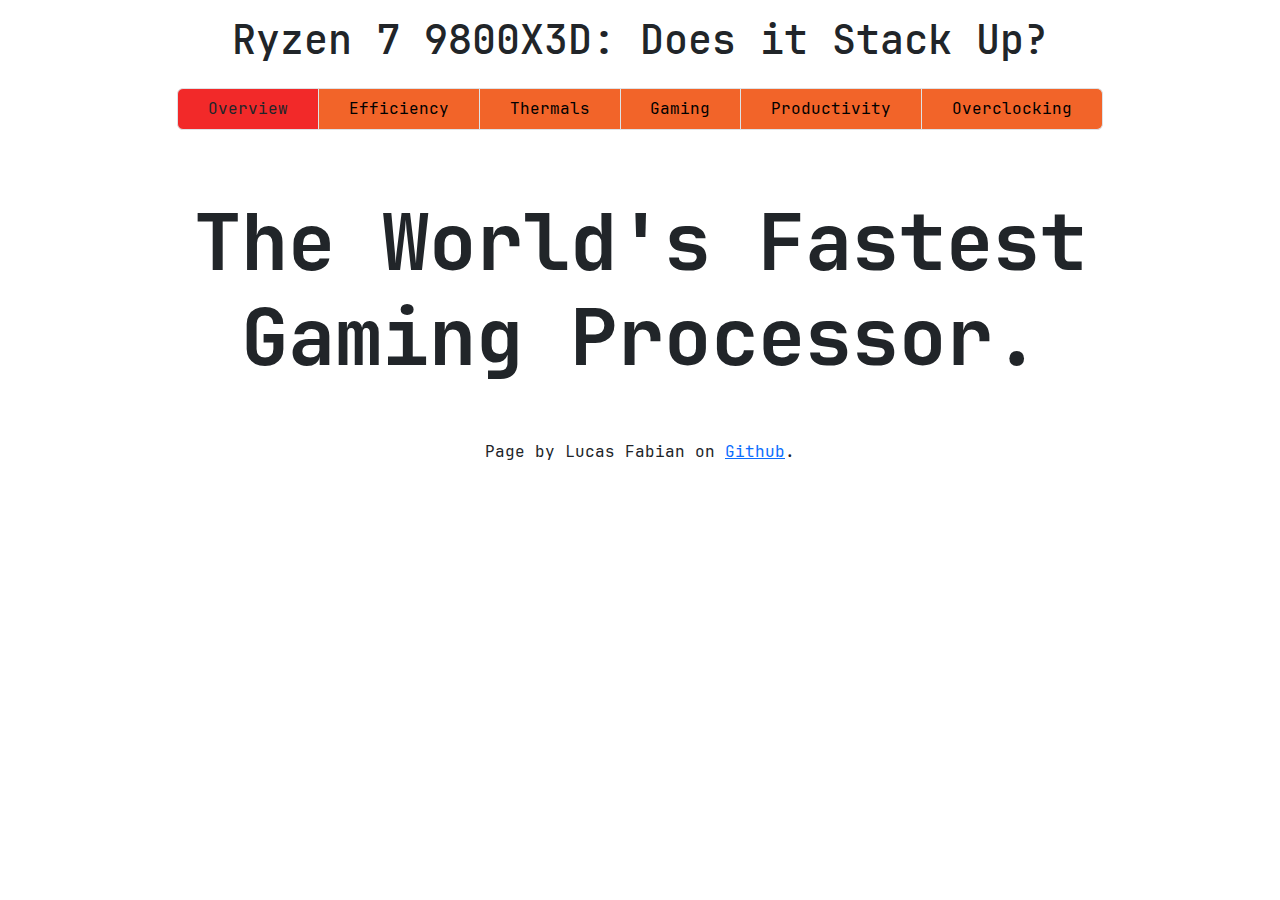
<file: index.html>
<!DOCTYPE html>
<html>

<head>
    <meta charset="utf-8">
    <title>Ryzen 9800X3D: Does it Stack Up?</title>
    <meta name="viewport" content="width=device-width, initial-scale=1">
    <link href="https://cdn.jsdelivr.net/npm/bootstrap@5.3.3/dist/css/bootstrap.min.css" rel="stylesheet" integrity="sha384-QWTKZyjpPEjISv5WaRU9OFeRpok6YctnYmDr5pNlyT2bRjXh0JMhjY6hW+ALEwIH" crossorigin="anonymous">
    <link href="styles/main.css" rel="stylesheet">
</head>

<body class="font-monospace">
    <!--Container-->
    <div class="container">
        <!--Header-->
        <div class="row pb-3">
            <div class="mx-auto col-md-10">
                <header class="py-3">
                    <h1 class="text-center">Ryzen 7 9800X3D: Does it Stack Up?</h1>
                </header>

                <ul id="linkBar" class="list-group list-group-horizontal d-flex justify-content-center flex-wrap">
                    <li class="flex-fill text-center list-group-item bg-orange-select">Overview</li>
                    <li class="flex-fill text-center list-group-item bg-orange bg-opacity-75"><a href="pages/efficiency.html" class="link-body-emphasis link-underline link-underline-opacity-0">Efficiency</a></li>
                    <li class="flex-fill text-center list-group-item bg-orange bg-opacity-75"><a href="pages/thermals.html" class="link-body-emphasis link-underline link-underline-opacity-0">Thermals</a></li>
                    <li class="flex-fill text-center list-group-item bg-orange bg-opacity-75"><a href="pages/gaming.html" class="link-body-emphasis link-underline link-underline-opacity-0">Gaming</a></li>
                    <li class="flex-fill text-center list-group-item bg-orange bg-opacity-75"><a href="pages/productivity.html" class="link-body-emphasis link-underline link-underline-opacity-0">Productivity</a></li>
                    <li class="flex-fill text-center list-group-item bg-orange bg-opacity-75"><a href="pages/overclocking.html" class="link-body-emphasis link-underline link-underline-opacity-0">Overclocking</a></li>
                </ul>
            </div>
        </div>
        <!--Body-->
        <div class="row">
            <div class="mx-auto col-md-10">
                <h2 class="text-center px-0 py-5">The World's Fastest Gaming Processor.</h2>
            </div>
        </div>
        <div class="row">
            <div class="mx-auto col-md-10">
                <footer class="text-center">Page by Lucas Fabian on <a href="https://github.com/LucasRFabian/jou3363-final-project">Github</a>.</footer>
            </div>
        </div>
    </div>
    
</body>
</html>
</file>
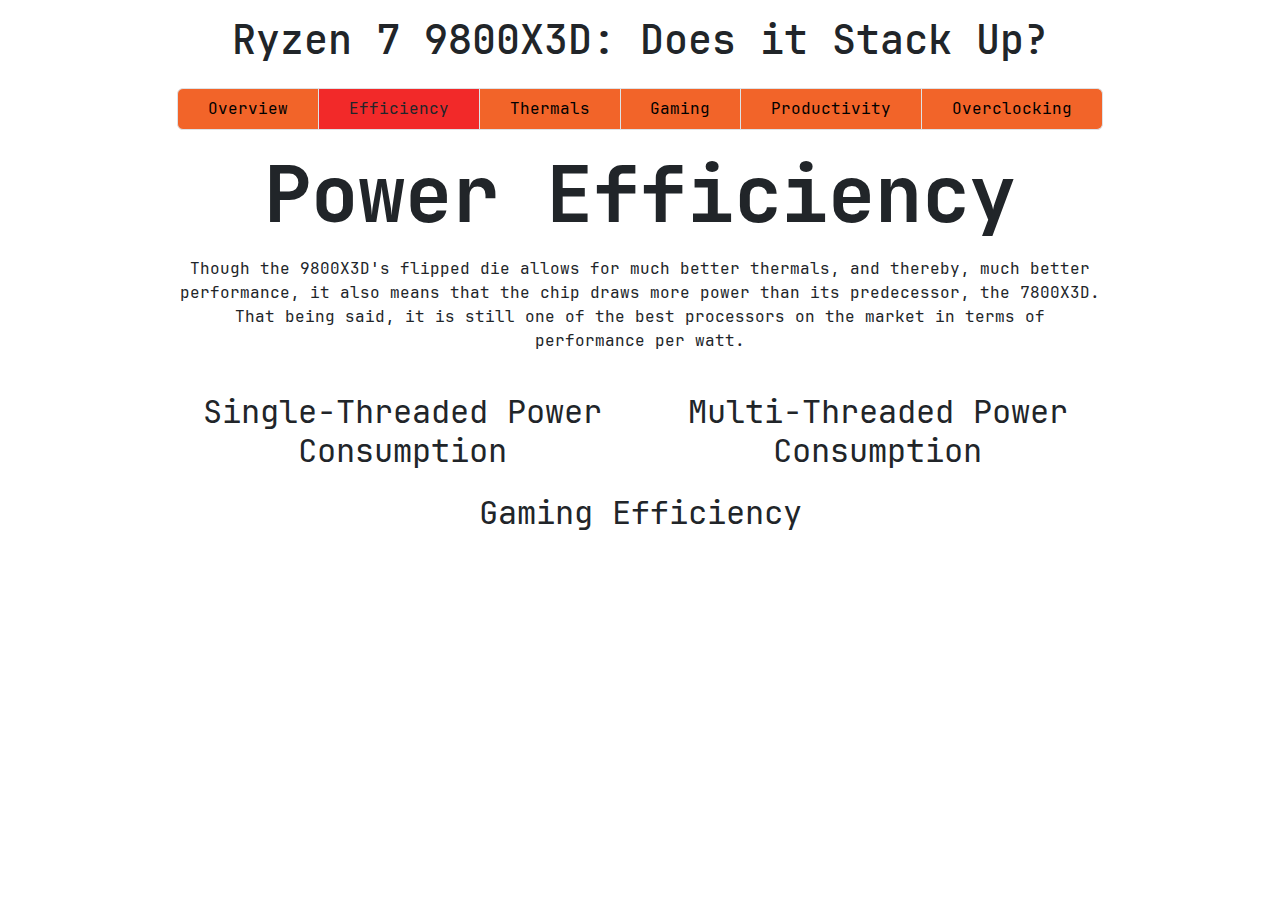
<file: pages/efficiency.html>
<!DOCTYPE html>
<html>

<head>
    <meta charset="utf-8">
    <title>Ryzen 9800X3D: Does it Stack Up?</title>
    <meta name="viewport" content="width=device-width, initial-scale=1">
    <link href="https://cdn.jsdelivr.net/npm/bootstrap@5.3.3/dist/css/bootstrap.min.css" rel="stylesheet" integrity="sha384-QWTKZyjpPEjISv5WaRU9OFeRpok6YctnYmDr5pNlyT2bRjXh0JMhjY6hW+ALEwIH" crossorigin="anonymous">
    <link href="../styles/main.css" rel="stylesheet">
</head>

<body class="font-monospace">
    <!--Container-->
    <div class="container">
        <!--Header-->
        <div class="row pb-3">
            <div class="mx-auto col-md-10">
                <header class="py-3">
                    <h1 class="text-center">Ryzen 7 9800X3D: Does it Stack Up?</h1>
                </header>

                <ul id="linkBar" class="list-group list-group-horizontal d-flex justify-content-center flex-wrap">
                    <li class="flex-fill text-center list-group-item bg-orange bg-opacity-75"><a href="../index.html" class="link-body-emphasis link-underline link-underline-opacity-0">Overview</a></li>
                    <li class="flex-fill text-center list-group-item bg-orange-select">Efficiency</li>
                    <li class="flex-fill text-center list-group-item bg-orange bg-opacity-75"><a href="thermals.html" class="link-body-emphasis link-underline link-underline-opacity-0">Thermals</a></li>
                    <li class="flex-fill text-center list-group-item bg-orange bg-opacity-75"><a href="gaming.html" class="link-body-emphasis link-underline link-underline-opacity-0">Gaming</a></li>
                    <li class="flex-fill text-center list-group-item bg-orange bg-opacity-75"><a href="productivity.html" class="link-body-emphasis link-underline link-underline-opacity-0">Productivity</a></li>
                    <li class="flex-fill text-center list-group-item bg-orange bg-opacity-75"><a href="overclocking.html" class="link-body-emphasis link-underline link-underline-opacity-0">Overclocking</a></li>
                </ul>
            </div>
        </div>
        <!--Body-->
        <div class="row">
            <div class="mx-auto col-md-10 text-center">
                <h2 class="pb-2">Power Efficiency</h2>
                <p>Though the 9800X3D's flipped die allows for much better thermals, and thereby, much better performance, it also means that the chip draws more power than its predecessor, the 7800X3D. That being said, it is still one of the best processors on the market in terms of performance per watt.</p>
            </div>
        </div>
        <div class="row pt-4">
            <div class="ms-auto d-flex flex-column align-items-center justify-content-center col-md-5">
                <h3 class="text-center fs-2">Single-Threaded Power Consumption</h3>
                <figure class="w-100 h-auto" id="singleThreadConsumption"></figure>
            </div>
            <div class="me-auto d-flex flex-column align-items-center justify-content-center col-md-5">
                <h3 class="text-center fs-2">Multi-Threaded Power Consumption</h3>
                <figure class="w-100 h-auto" id="multiThreadConsumption"></figure>
            </div>
        </div>
        <div class="row">
            <div class="mx-auto col-md-10">
                <h3 class="text-center fs-2">Gaming Efficiency</h3>
                <figure class="w-100 h-auto" id="gamingEfficiency"></figure>
            </div>
        </div>
    </div>

    <!--Scripts-->
    <script src="https://code.highcharts.com/highcharts.js"></script>
    <script src="../scripts/charts.js"></script>
</body>
</html>
</file>
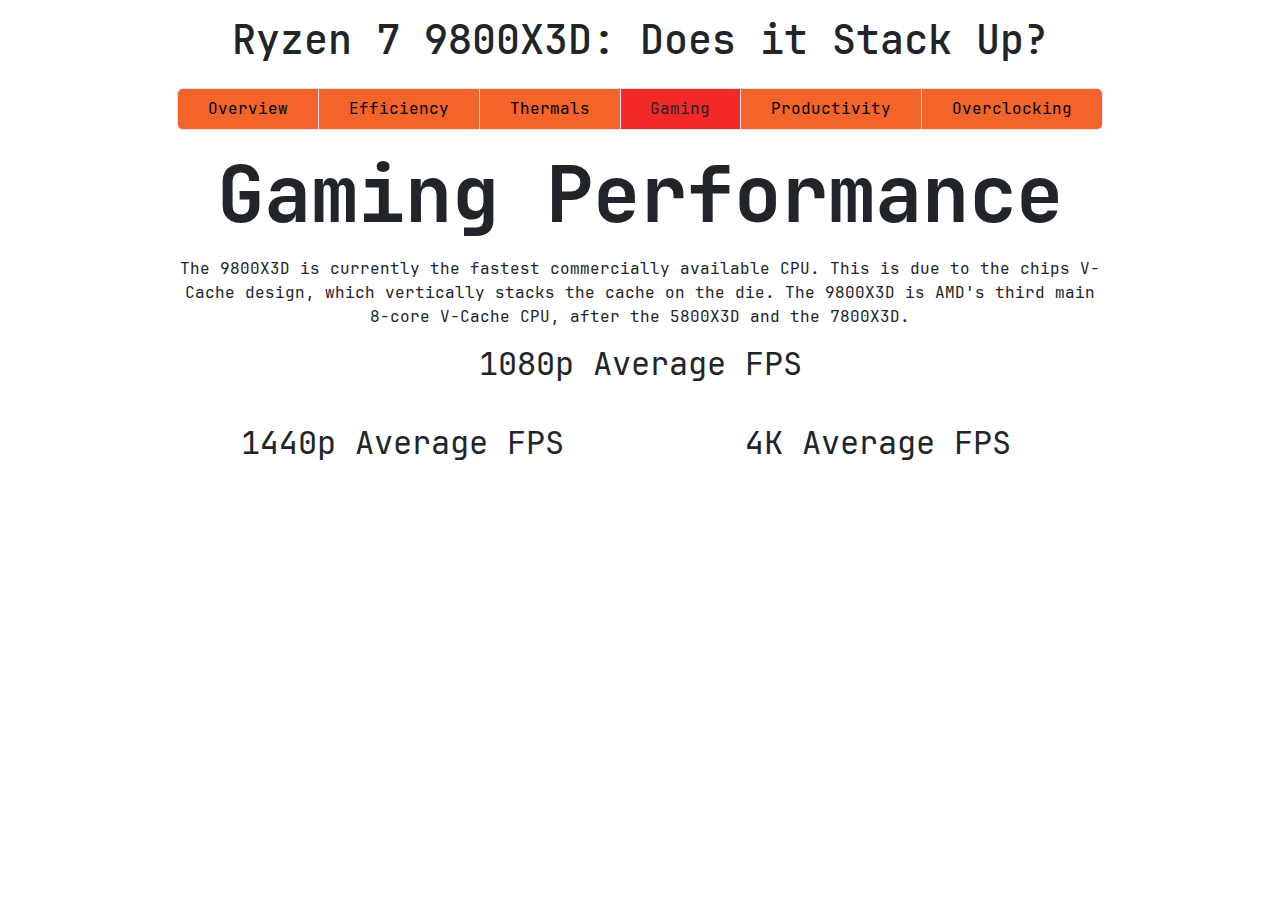
<file: pages/gaming.html>
<!DOCTYPE html>
<html>

<head>
    <meta charset="utf-8">
    <title>Ryzen 9800X3D: Does it Stack Up?</title>
    <meta name="viewport" content="width=device-width, initial-scale=1">
    <link href="https://cdn.jsdelivr.net/npm/bootstrap@5.3.3/dist/css/bootstrap.min.css" rel="stylesheet" integrity="sha384-QWTKZyjpPEjISv5WaRU9OFeRpok6YctnYmDr5pNlyT2bRjXh0JMhjY6hW+ALEwIH" crossorigin="anonymous">
    <link href="../styles/main.css" rel="stylesheet">
</head>

<body class="font-monospace">
    <!--Container-->
    <div class="container">
        <!--Header-->
        <div class="row pb-3">
            <div class="mx-auto col-md-10">
                <header class="py-3">
                    <h1 class="text-center">Ryzen 7 9800X3D: Does it Stack Up?</h1>
                </header>

                <ul id="linkBar" class="list-group list-group-horizontal d-flex justify-content-center flex-wrap">
                    <li class="flex-fill text-center list-group-item bg-orange bg-opacity-75"><a href="../index.html" class="link-body-emphasis link-underline link-underline-opacity-0">Overview</a></li>
                    <li class="flex-fill text-center list-group-item bg-orange bg-opacity-75"><a href="efficiency.html" class="link-body-emphasis link-underline link-underline-opacity-0">Efficiency</a></li>
                    <li class="flex-fill text-center list-group-item bg-orange bg-opacity-75"><a href="thermals.html" class="link-body-emphasis link-underline link-underline-opacity-0">Thermals</a></li>
                    <li class="flex-fill text-center list-group-item bg-orange-select">Gaming</li>
                    <li class="flex-fill text-center list-group-item bg-orange bg-opacity-75"><a href="productivity.html" class="link-body-emphasis link-underline link-underline-opacity-0">Productivity</a></li>
                    <li class="flex-fill text-center list-group-item bg-orange bg-opacity-75"><a href="overclocking.html" class="link-body-emphasis link-underline link-underline-opacity-0">Overclocking</a></li>
                </ul>
            </div>
        </div>
        <!--Body-->
        <div class="row">
            <div class="mx-auto col-md-10 text-center">
                <h2 class="pb-2">Gaming Performance</h2>
                    <p>The 9800X3D is currently the fastest commercially available CPU. This is due to the chips V-Cache design, which vertically stacks the cache on the die. The 9800X3D is AMD's third main 8-core V-Cache CPU, after the 5800X3D and the 7800X3D.</p>
            </div>
        </div>
        <div class="row">
            <div class="mx-auto col-md-10">
                <h3 class="text-center fs-2">1080p Average FPS</h3>
                <figure class="w-100 h-auto" id="1080pPerformance"></figure>
            </div>
        </div>
        <div class="row pt-4">
            <div class="ms-auto d-flex flex-column align-items-center justify-content-center col-md-5">
                <h3 class="text-center fs-2">1440p Average FPS</h3>
                <figure class="w-100 h-auto" id="1440pPerformance"></figure>
            </div>
            <div class="me-auto d-flex flex-column align-items-center justify-content-center col-md-5">
                <h3 class="text-center fs-2">4K Average FPS</h3>
                <figure class="w-100 h-auto" id="4KPerformance" class="chart"></figure>
            </div>
        </div>
        
    <!--Scripts-->
    <script src="https://code.highcharts.com/highcharts.js"></script>
    <script src="../scripts/gamingCharts.js"></script>
    </div>
</body>
</html>
</file>
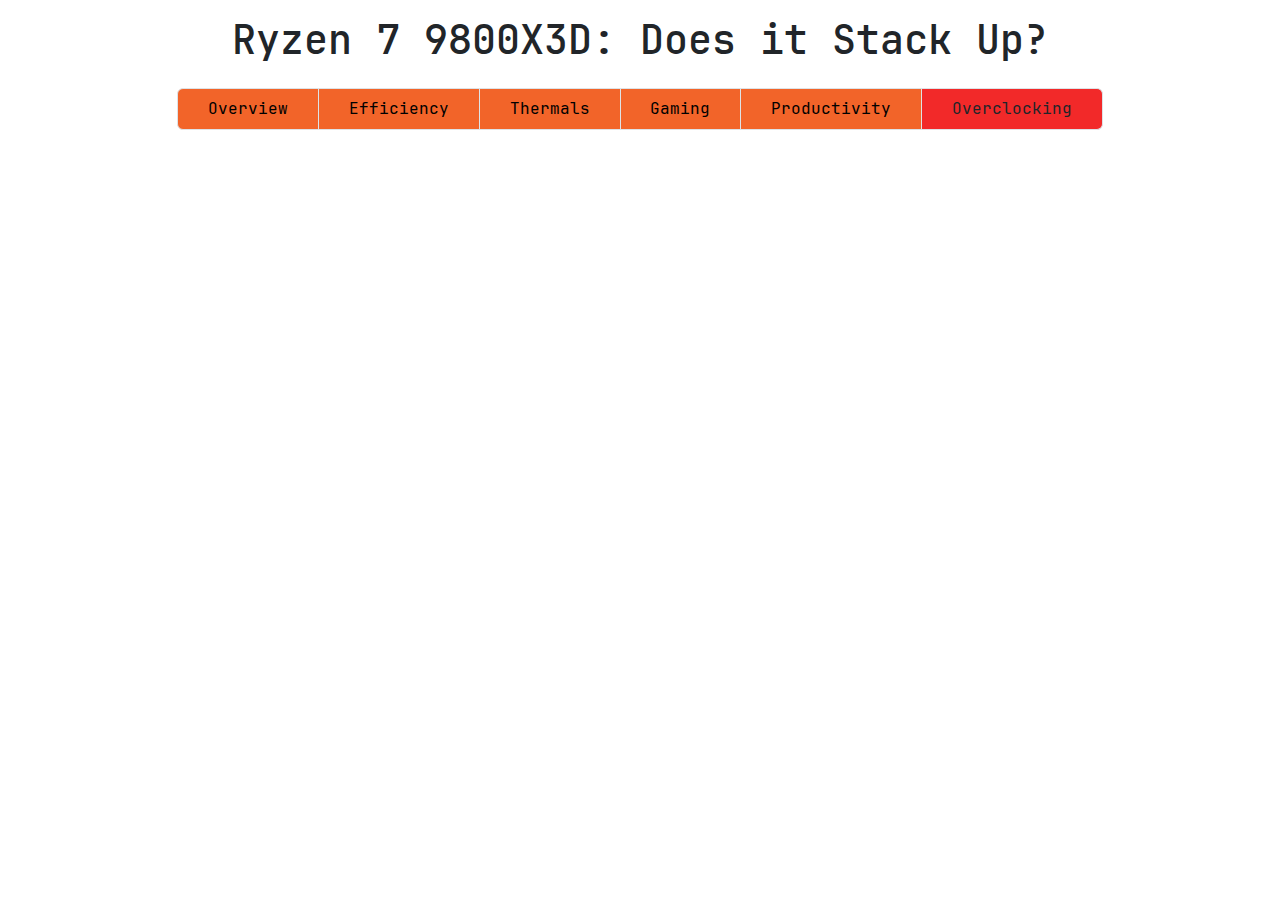
<file: pages/overclocking.html>
<!DOCTYPE html>
<html>

<head>
    <meta charset="utf-8">
    <title>Ryzen 9800X3D: Does it Stack Up?</title>
    <meta name="viewport" content="width=device-width, initial-scale=1">
    <link href="https://cdn.jsdelivr.net/npm/bootstrap@5.3.3/dist/css/bootstrap.min.css" rel="stylesheet" integrity="sha384-QWTKZyjpPEjISv5WaRU9OFeRpok6YctnYmDr5pNlyT2bRjXh0JMhjY6hW+ALEwIH" crossorigin="anonymous">
    <link href="../styles/main.css" rel="stylesheet">
</head>

<body class="font-monospace">
    <!--Container-->
    <div class="container">
        <!--Header-->
        <div class="row pb-3">
            <div class="mx-auto col-md-10">
                <header class="py-3">
                    <h1 class="text-center">Ryzen 7 9800X3D: Does it Stack Up?</h1>
                </header>

                <ul id="linkBar" class="list-group list-group-horizontal d-flex justify-content-center flex-wrap">
                    <li class="flex-fill text-center list-group-item bg-orange bg-opacity-75"><a href="../index.html" class="link-body-emphasis link-underline link-underline-opacity-0">Overview</a></li>
                    <li class="flex-fill text-center list-group-item bg-orange bg-opacity-75"><a href="efficiency.html" class="link-body-emphasis link-underline link-underline-opacity-0">Efficiency</a></li>
                    <li class="flex-fill text-center list-group-item bg-orange bg-opacity-75"><a href="thermals.html" class="link-body-emphasis link-underline link-underline-opacity-0">Thermals</a></li>
                    <li class="flex-fill text-center list-group-item bg-orange bg-opacity-75"><a href="gaming.html" class="link-body-emphasis link-underline link-underline-opacity-0">Gaming</a></li>
                    <li class="flex-fill text-center list-group-item bg-orange bg-opacity-75"><a href="productivity.html" class="link-body-emphasis link-underline link-underline-opacity-0">Productivity</a></li>
                    <li class="flex-fill text-center list-group-item bg-orange-select">Overclocking</li>
                </ul>
            </div>
        </div>
    </div>
</body>
</html>
</file>
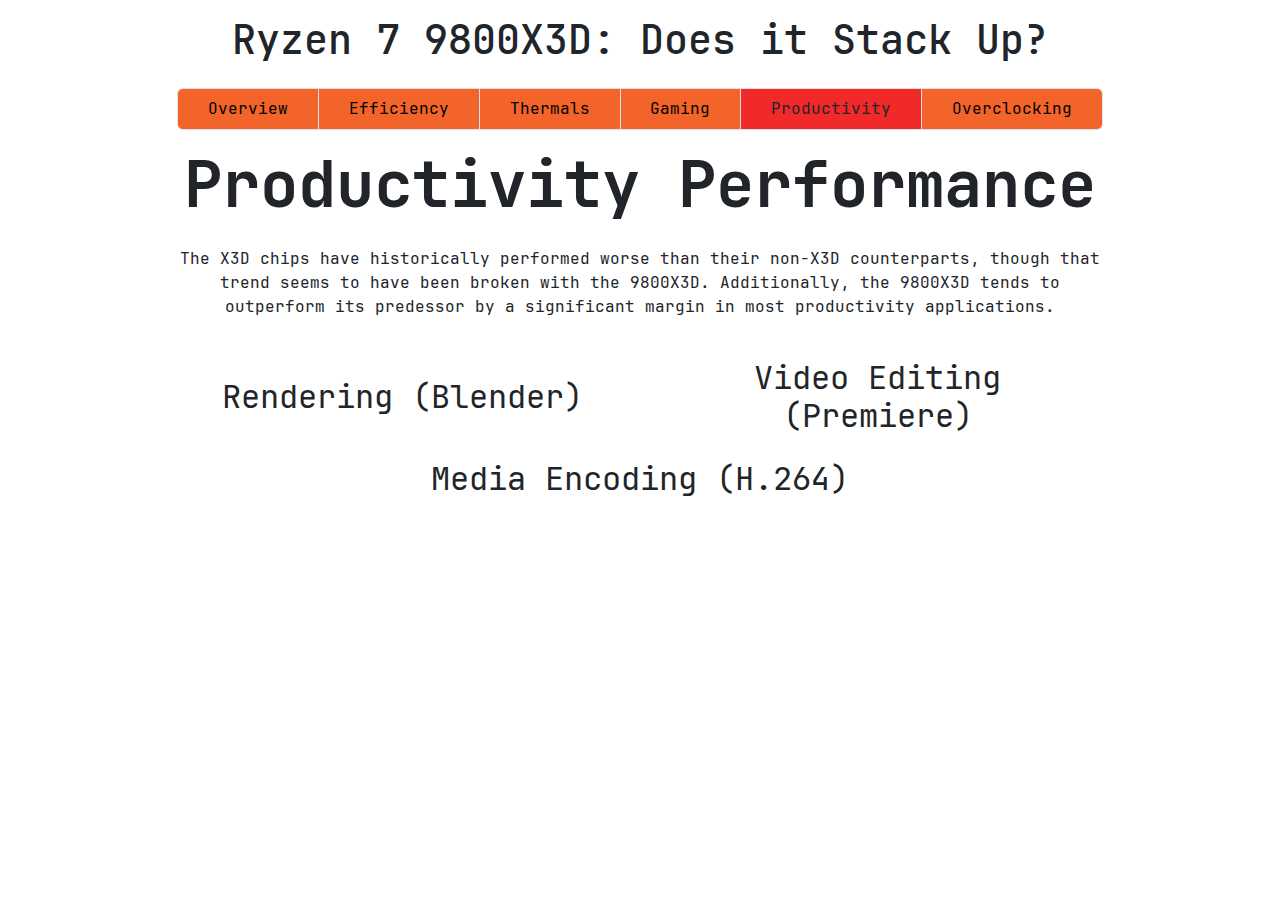
<file: pages/productivity.html>
<!DOCTYPE html>
<html>

<head>
    <meta charset="utf-8">
    <title>Ryzen 9800X3D: Does it Stack Up?</title>
    <meta name="viewport" content="width=device-width, initial-scale=1">
    <link href="https://cdn.jsdelivr.net/npm/bootstrap@5.3.3/dist/css/bootstrap.min.css" rel="stylesheet" integrity="sha384-QWTKZyjpPEjISv5WaRU9OFeRpok6YctnYmDr5pNlyT2bRjXh0JMhjY6hW+ALEwIH" crossorigin="anonymous">
    <link href="../styles/main.css" rel="stylesheet">
</head>

<body class="font-monospace">
    <!--Container-->
    <div class="container">
        <!--Header-->
        <div class="row pb-3">
            <div class="mx-auto col-md-10">
                <header class="py-3">
                    <h1 class="text-center">Ryzen 7 9800X3D: Does it Stack Up?</h1>
                </header>

                <ul id="linkBar" class="list-group list-group-horizontal d-flex justify-content-center flex-wrap">
                    <li class="flex-fill text-center list-group-item bg-orange bg-opacity-75"><a href="../index.html" class="link-body-emphasis link-underline link-underline-opacity-0">Overview</a></li>
                    <li class="flex-fill text-center list-group-item bg-orange bg-opacity-75"><a href="efficiency.html" class="link-body-emphasis link-underline link-underline-opacity-0">Efficiency</a></li>
                    <li class="flex-fill text-center list-group-item bg-orange bg-opacity-75"><a href="thermals.html" class="link-body-emphasis link-underline link-underline-opacity-0">Thermals</a></li>
                    <li class="flex-fill text-center list-group-item bg-orange bg-opacity-75"><a href="gaming.html" class="link-body-emphasis link-underline link-underline-opacity-0">Gaming</a></li>
                    <li class="flex-fill text-center list-group-item bg-orange-select">Productivity</li>
                    <li class="flex-fill text-center list-group-item bg-orange bg-opacity-75"><a href="overclocking.html" class="link-body-emphasis link-underline link-underline-opacity-0">Overclocking</a></li>
                </ul>
            </div>
        </div>
        <div class="row">
            <div class="mx-auto col-md-10 text-center">
                <h2 class="pb-3" id="productivityHeader">Productivity Performance</h2>
                <p>The X3D chips have historically performed worse than their non-X3D counterparts, though that trend seems to have been broken with the 9800X3D. Additionally, the 9800X3D tends to outperform its predessor by a significant margin in most productivity applications.</p>
            </div>
        </div>
        <div class="row pt-4">
            <div class="ms-auto d-flex flex-column align-items-center justify-content-center col-md-5">
                <h3 class="text-center fs-2">Rendering (Blender)</h3>
                <figure class="w-100 h-auto" id="blenderRendering"></figure>
            </div>
            <div class="me-auto d-flex flex-column align-items-center justify-content-center col-md-5">
                <h3 class="text-center fs-2">Video Editing (Premiere)</h3>
                <figure class="w-100 h-auto" id="videoEditing"></figure>
            </div>
        </div>
        <div class="row">
            <div class="mx-auto col-md-10">
                <h3 class="text-center fs-2">Media Encoding (H.264)</h3>
                <figure class="w-100 h-auto" id="mediaEncoding"></figure>
            </div>
        </div>
    </div>

    <!--Scripts-->
    <script src="https://code.highcharts.com/highcharts.js"></script>
    <script src="../scripts/productivityCharts.js"></script>
</body>
</html>
</file>
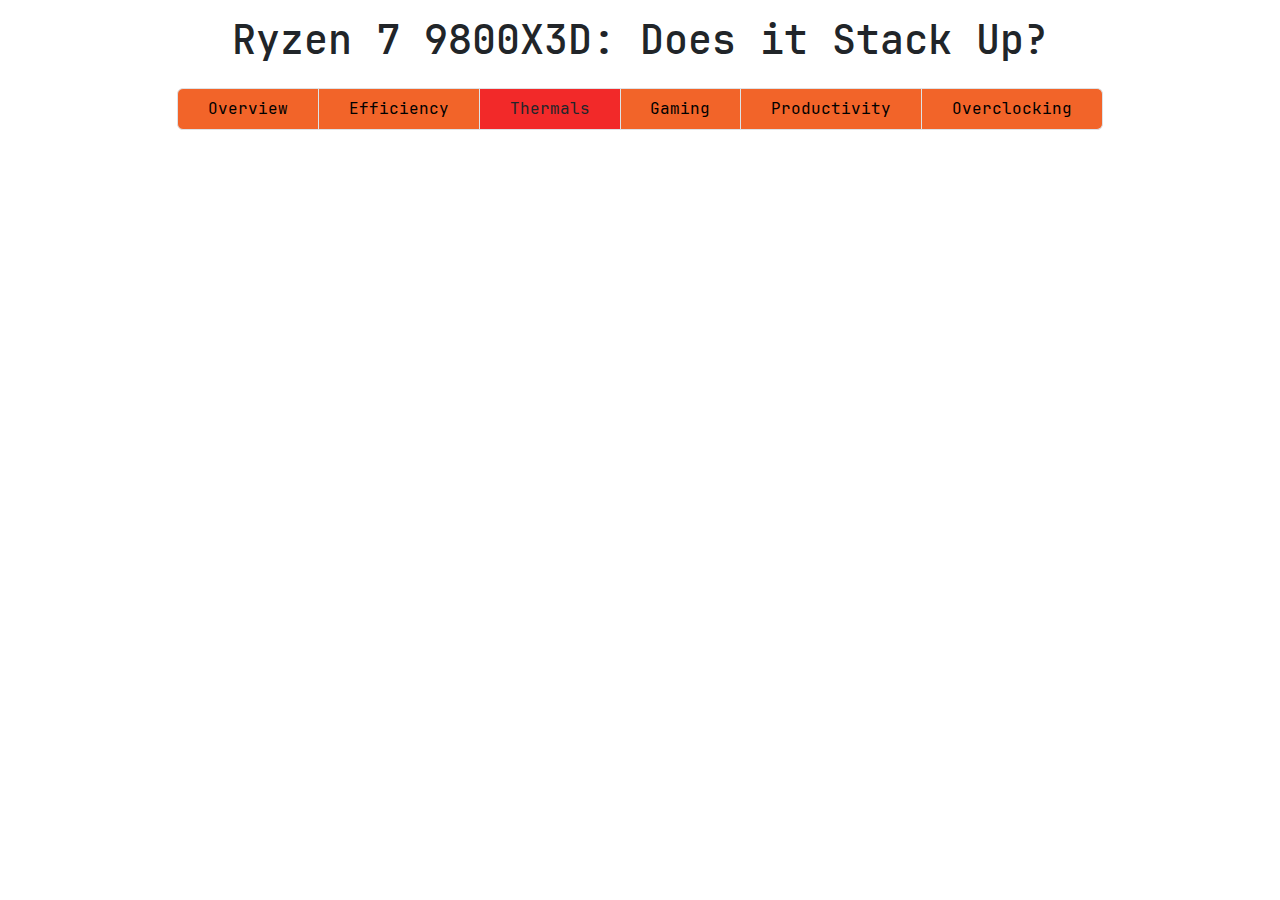
<file: pages/thermals.html>
<!DOCTYPE html>
<html>

<head>
    <meta charset="utf-8">
    <title>Ryzen 9800X3D: Does it Stack Up?</title>
    <meta name="viewport" content="width=device-width, initial-scale=1">
    <link href="https://cdn.jsdelivr.net/npm/bootstrap@5.3.3/dist/css/bootstrap.min.css" rel="stylesheet" integrity="sha384-QWTKZyjpPEjISv5WaRU9OFeRpok6YctnYmDr5pNlyT2bRjXh0JMhjY6hW+ALEwIH" crossorigin="anonymous">
    <link href="../styles/main.css" rel="stylesheet">
</head>

<body class="font-monospace">
    <!--Container-->
    <div class="container">
        <!--Header-->
        <div class="row pb-3">
            <div class="mx-auto col-md-10">
                <header class="py-3">
                    <h1 class="text-center">Ryzen 7 9800X3D: Does it Stack Up?</h1>
                </header>

                <ul id="linkBar" class="list-group list-group-horizontal d-flex justify-content-center flex-wrap">
                    <li class="flex-fill text-center list-group-item bg-orange bg-opacity-75"><a href="../index.html" class="link-body-emphasis link-underline link-underline-opacity-0">Overview</a></li>
                    <li class="flex-fill text-center list-group-item bg-orange bg-opacity-75"><a href="efficiency.html" class="link-body-emphasis link-underline link-underline-opacity-0">Efficiency</a></li>
                    <li class="flex-fill text-center list-group-item bg-orange-select">Thermals</li>
                    <li class="flex-fill text-center list-group-item bg-orange bg-opacity-75"><a href="gaming.html" class="link-body-emphasis link-underline link-underline-opacity-0">Gaming</a></li>
                    <li class="flex-fill text-center list-group-item bg-orange bg-opacity-75"><a href="productivity.html" class="link-body-emphasis link-underline link-underline-opacity-0">Productivity</a></li>
                    <li class="flex-fill text-center list-group-item bg-orange bg-opacity-75"><a href="overclocking.html" class="link-body-emphasis link-underline link-underline-opacity-0">Overclocking</a></li>
                </ul>
            </div>
        </div>
    </div>
</body>
</html>
</file>
<file: styles/main.css>
@font-face {
    font-family: 'JetBrainsMono';
    src: url(../fonts/JetBrainsMono-Regular.ttf);
}
@font-face {
    font-family: 'JetBrainsMono-SemiBold';
    src: url(../fonts/JetBrainsMono-SemiBold.ttf);
}
@font-face {
    font-family: 'JetBrainsMono-Bold';
    src: url(../fonts/JetBrainsMono-Bold.ttf);
}
h1 {
    font-family: 'JetBrainsMono-SemiBold', monospace;
}
h2 {
    font-family: 'JetBrainsMono-Bold';
    font-size: 4.96rem;
}
#productivityHeader {
    font-size: 4rem;
}
.chart {
    height: 80rem;
}
.bg-orange {
    background: #f26429;
}
.bg-orange-select {
    background: #f22929;
}
:root,
[data-bs-theme=light] {
    --bs-danger: #f26429;
    --bs-font-monospace: 'JetBrainsMono', SFMono-Regular, Menlo, Monaco, Consolas, "Liberation Mono", "Courier New", monospace;
}
</file>
